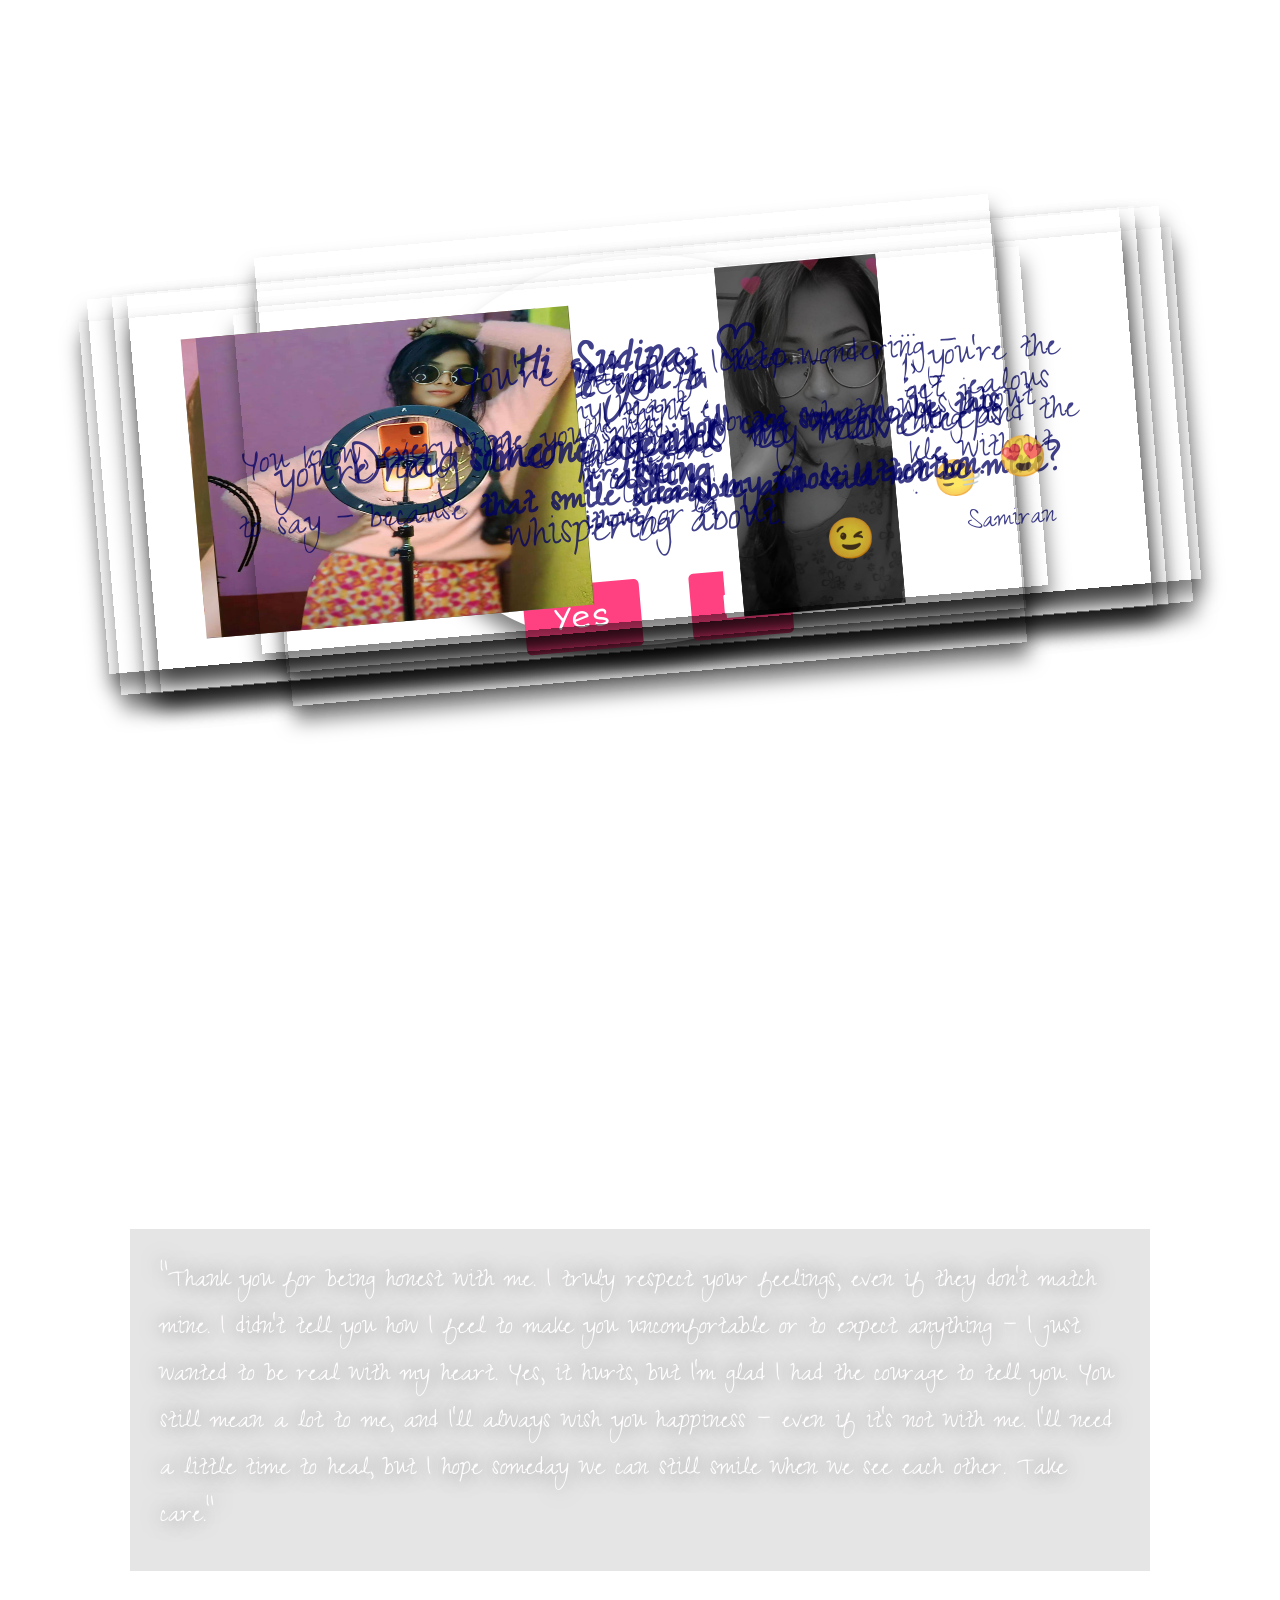
<file: 1/index.html>
<!DOCTYPE html>
<html lang="en">

<head>
  <meta charset="UTF-8">
  <link rel="icon"
    href="https://w7.pngwing.com/pngs/105/232/png-transparent-computer-icons-friendship-symbol-love-friends-miscellaneous-text-logo.png">
  <title>Developed by SAMIRAN 😍 </title>
  <link rel='stylesheet'
    href='https://fonts.googleapis.com/css2?family=Short+Stack&amp;family=Homemade+Apple&amp;display=swap'>
  <link rel="stylesheet" href="style.css">
</head>

<body>
  <!-- Developed by Samiran  -->
  <div class="first-page">
    <div class="paper heart">
      <div style="align-items: center; padding: 40px 10px; font-style: oblique;">
        <p style="font-size: 50px; font-weight: 700;">💖 Will you be mine?</p>
        <p style="font-size: 40px;">Not just like before, but this time — for real.</p>
        <div class="buttons">
          <form id="formOne">
            <label style="display: none;">
              Your email:
              <input type="email" name="email" value="supu@gmail.com">
            </label>
            <label style="display: none;">
              Your message:
              <input type="text" name="msg" value="Yes, I love you!">
            </label>
            <button type="submit">Yes</button>
          </form>
          <form id="formTwo">
            <label style="display: none;">
              Your email:
              <input type="email" name="email" value="supu@gmail.com">
            </label>
            <label style="display: none;">
              Your message:
              <input type="text" name="msg" value="No, I don't love you!">
            </label>
            <button type="submit">No</button>
          </form>
        </div>
      </div>
    </div>
    <div class="paper image" style="flex-direction: column; padding: 120px 60px;">
      <p style="font-size: 40px;">So today, with a shy heart and a big smile — </p>
      <p style="font-size: 50px; font-weight: bold;">I’m asking…</p>
    </div>
    <div class="paper image">

      <img class="img2"
        src="[data-uri]" />

      <div style="padding: 0 30px;">
        <p style="font-size: 40px;">And honestly…</p>
        <p style="font-size: 40px;">I think even the stars get jealous of how your eyes sparkle without trying. ✨</p>
      </div>
    </div>
    <div class="paper image">
      <img class="img3"
        src="[data-uri]" />

      <p style="font-size: 40px; padding-left: 30px;">Even from miles away, you’re the first thought in my morning and
        the
        last in my night. 🙂‍↔️ </p>
    </div>
    <div class="paper image" style="height: 350px; padding: 50px 100px;">
      <p style="max-width: 300px; padding-right: 40px;">We started as best friends, but somewhere along the way, my
        heart
        decided <span style="font-weight: bold;">you’re the one I can’t live without.</span></p>
      <img class="img4"
        src="[data-uri]" />
    </div>
    <div class="paper image" style="display: flex; padding-left: 80px;">
      <img class="img1"
        src="[data-uri]" />
      <div style="padding: 0 5% ;">
        <p style="font-size: 40px; margin-top: 40px;">I keep wondering —</p>
        <p style="font-size: 40px; font-weight: bold;">how can someone be this adorable and still not be mine? 😉</p>
      </div>
    </div>
    <div class="paper" style="padding: 80px 90px; flex-direction: column;">
      <p class="p3">You’re not just cute… </p>
      <p class="p3">you’re the <span style="font-weight: bold;">“someone special”</span> my heart keeps whispering
        about.
      </p>
    </div>
    <div class="paper">
      <div class="p2">
        <p id="p1l1"><span style="font-style: italic; font-size: 50px; font-weight: bold;">Hi Sudipa, ♡</span></p>
        <p style="font-size: 40px;">You know, every time you smile, I forget what I was about to say —
          because <span style="font-weight: bold;">that smile steals my whole attention.</span> 😍</p>
        <p id="p3l3">Samiran</p>
      </div>
    </div>
    <div class="paper" style="height: 300px;">
      <p class="p1" style=" font-size: 70px;">Drag the papers to move!</p>
    </div>
  </div>

  <div class="final-page">
    <div class="final-content">
      <div class="final-text">
        <p class="final-text-p1" style="font-size: 140px; font-weight: bold; color: #048af8;">I love you too, Supu ❤️
        </p>
      </div>
      <div class="wrapper">
        <input type="checkbox" id="ck1" />
        <label for="ck1">I</label>
        <input type="checkbox" id="ck2" />
        <label for="ck2">love</label>
        <input type="checkbox" id="ck3" />
        <label for="ck3">you</label>

        <form id="formThree">
          <label style="display: none;">
            Your email:
            <input type="email" name="email" value="supu@gmail.com">
          </label>
          <label style="display: none;">
            Your message:
            <input type="text" name="msg" value="letter read">
          </label>
          <button type="submit" class="click-me">Click me</button>
        </form>
      </div>
    </div>
    <div class="bgoverlay">
      <div class="container">
        <span class="ico">
          <span class="ico2"></span>
          <span class="title"></span>
        </span>
      </div>
    </div>
    <div class="bottom">
      <svg xmlns="http://www.w3.org/2000/svg" id="svg5" version="1.1" viewBox="0 0 502.98 108.61">
        <path id="heart"
          d="M213.35 29.43c19.41-15.19 33.68 10.86 37.73 18.82-.28-13.61 11.64-40.98 25.94-34.01 32.3 15.74-15.88 83.8-26.4 81.76-13.24-9-51.35-53.3-37.27-66.57Z"
          style="fill:#f90303;stroke:#f47474;stroke-width:1.5;stroke-linecap:butt;stroke-linejoin:miter;stroke-miterlimit:4;stroke-dasharray:none;stroke-opacity:1" />
        <path pathLength="1" id="line"
          d="M5.32 78.13c.96-.01 5-8.5 5.54-8.54.58-.05 6.1 8.51 7.1 8.51 3.66 0 9.29.06 10.71.05 2.53-.01 4.82-72.88 4.82-72.88l4.76 97.28 3.97-24.45 20.45-.22C64 77.86 77.1 63.66 78.36 63.8c1.31.15 6.68 14.08 7.94 14.07 2.3-.03 33.32.04 35.76.02.96 0 5-8.5 5.53-8.53.59-.05 6.1 8.51 7.1 8.5 3.66 0 9.3.07 10.72.06 2.53-.02 4.81-72.89 4.81-72.89l4.77 97.28 3.97-24.44s83.34-3.33 74.69 7.67c-8.65 11-45.3-42.94-31.65-53.58 25.6-19.96 49.96 36.94 40.26 36.5-12.2-.53 1.8-62.32 23.41-51.7 32.24 15.86-17.56 84.92-26.4 81.77-5.73-2.05-.68-21.68 31.4-26.58 26.65-6.42 29.5 2.35 52.62 7.11 2.53-.02 4.82-72.89 4.82-72.89l4.76 97.28 3.97-24.44 20.45-.22c1.31-.02 14.41-14.22 15.68-14.07 1.32.15 6.7 14.08 7.95 14.07 2.29-.03 33.32.04 35.76.02.95 0 5-8.5 5.53-8.54.58-.04 6.1 8.52 7.1 8.52 3.66 0 9.3.06 10.72.05 2.53-.02 4.81-72.89 4.81-72.89l4.77 97.28 3.97-24.44 20.45-.23c1.31-.01 14.4-14.22 15.68-14.07 1.32.16 6.69 14.09 7.94 14.07" />
      </svg>
    </div>
  </div>

  <div class="letter">
    <div class="letter-page">
      <div class="letter-head">FOR MY LOVE</div>
      <div class="letter-text">
        <p>
          &emsp;There's something I've been holding in my heart for a long time - something that words often fail to
          express,
          but my silence no longer can.
          When I first started talking, I used to tell you again and again that I just wanted to be your friend. That is
          not because I was rejecting you but sometimes I felt that I'm not perfect for you. I pushed you away when your
          heart was quietly walking towards me. That was my biggest mistake.
          When you stopped talking to me... those days felt empty. Something inside me started to ache in a way I didn't
          understand at first. Then I realized that you were not just someone I liked to talk to, <span
            style="font-weight: bold;">you were the one I can't
            live a single day without.</span> You became that piece of my life I never knew I was missing.</p>
        <p>&emsp;I am not the kind of guy girls usually notice. I don't have a picture-perfect face, a sculpted body, or
          the
          charm people usually fall for. But I do have something that's 100% real - my heart. And it beats a little
          faster
          every time I think of you.</p>
        <p>&emsp;<span style="font-weight: bold;">You are the most beautiful person I've ever known</span> - outside and
          inside. You're beautiful - not just in how you
          look, but in the way you smile, talk, and carry kindness in your eyes.
          Sometimes I fear that you'll leave me - not because you don't care, I know you really care for me, but because
          someone better might come along. That fear eats me up inside. Still I am. Staying. Loving. Hoping. Because no
          matter how unsure I am but my belief for you is sure about you.
          I don't have fancy words or the confidence like a movie hero - just a simple wish that may be, somehow, I
          become
          someone in your life, <span style="font-weight: bold;">someone who supports you, listens to you, and makes you
            smile.</span> One thing, I can
          confidently say to you I am the one who would choose you over everything. I am the guy who wakes up and thinks
          about how lucky he is to have you in his life.</p>
        <p>&emsp;I know I'm not perfect. <span style="font-weight: bold;">But my love for you?</span></p>
        <p>&emsp;<span style="font-weight: bold;">Yes it is.</span> Imperfectly perfect, just like I am.
          If you ever feel like giving an ordinary guy a small place in your extraordinary heart, I promise I'll never
          take it for granted. I might not be handsome, but I'll love you in a way that's honest, quiet, and deep.</p>
        <p>&emsp;If you
          ever feel unsure... I want to remember this:</p>
        <p><span style="font-weight: bold;">I may not be the best looking guy around, but I'll be the one who loves you
            like no one else ever can.</span></p>
      </div>
    </div>
  </div>

  <div class="rejection">
    <div class="rejection-text">
      “Thank you for being honest with me. I truly respect your feelings, even if they don’t match mine. I didn’t tell
      you how I feel to make you uncomfortable or to expect anything — I just wanted to be real with my heart. Yes, it
      hurts, but I’m glad I had the courage to tell you. You still mean a lot to me, and I’ll always wish you happiness
      — even if it’s not with me. I’ll need a little time to heal, but I hope someday we can still smile when we see
      each other. Take care.”
    </div>
  </div>
  <script src="script.js"></script>
</body>

</html>
</file>
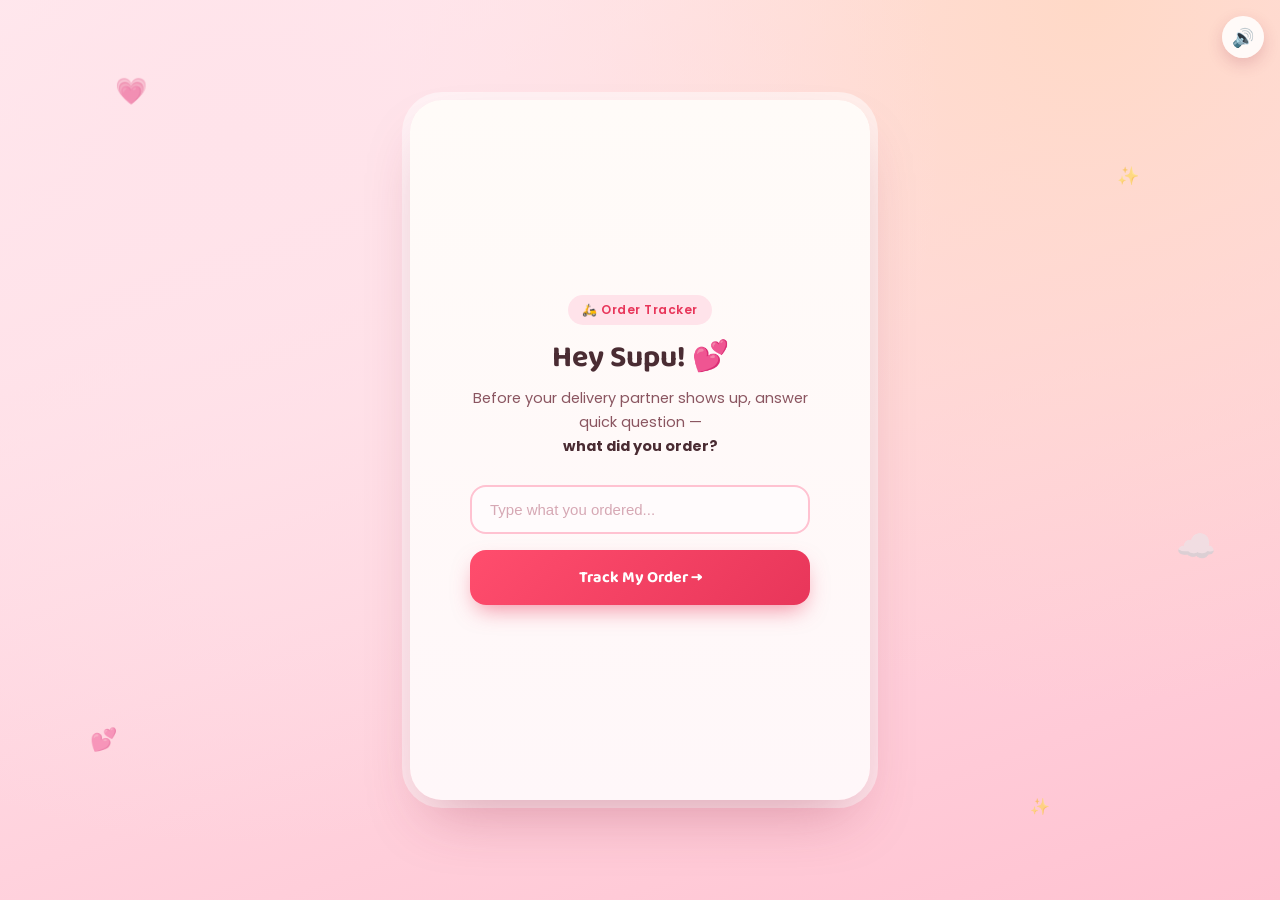
<file: 4/index.html>
<!DOCTYPE html>
<html lang="en">

<head>
  <meta charset="UTF-8" />
  <meta name="viewport" content="width=device-width, initial-scale=1.0" />
  <link rel="icon"
    href="data:image/svg+xml,<svg xmlns=%22http://www.w3.org/2000/svg%22 viewBox=%220 0 100 100%22><text y=%22.9em%22 font-size=%2290%22>%F0%9F%92%8C</text></svg>">
  <title>Special Delivery 💌</title>
  <link rel="preconnect" href="https://fonts.googleapis.com">
  <link rel="preconnect" href="https://fonts.gstatic.com" crossorigin>
  <link
    href="https://fonts.googleapis.com/css2?family=Baloo+2:wght@500;600;700;800&family=Poppins:wght@400;500;600;700&display=swap"
    rel="stylesheet">
  <link rel="stylesheet" href="style.css">
</head>

<body>

  <div class="backdrop-decor" aria-hidden="true">
    <span class="floaty f1">💗</span>
    <span class="floaty f2">✨</span>
    <span class="floaty f3">💕</span>
    <span class="floaty f4">☁️</span>
    <span class="floaty f5">✨</span>
  </div>

  <button id="soundToggle" class="sound-toggle" aria-label="Mute sound">🔊</button>

  <main class="app" id="app">

    <!-- SCENE 1: Question -->
    <section class="scene active" id="scene-question">
      <div class="card">
        <div class="eyebrow">🛵 Order Tracker</div>
        <h1>Hey Supu! 💕</h1>
        <p class="sub">Before your delivery partner shows up, answer quick question —<br><strong>what did you order?</strong>
        </p>
        <input type="text" id="orderInput" class="order-input" placeholder="Type what you ordered..." maxlength="60" />
        <button id="startBtn" class="btn-primary">Track My Order →</button>
      </div>
    </section>

    <!-- SCENE 2: Delivery -->
    <section class="scene" id="scene-delivery">
      <div class="tracker">
        <div class="tracker-step done" id="step1"><span class="dot"></span><label>Placed</label></div>
        <div class="tracker-line" id="trackerLine1"></div>
        <div class="tracker-step" id="step2"><span class="dot"></span><label>Picked Up</label></div>
        <div class="tracker-line" id="trackerLine2"></div>
        <div class="tracker-step" id="step3"><span class="dot"></span><label>Arriving</label></div>
      </div>
      <p class="status-text" id="statusText">Your delivery partner is on the way! 🛵</p>

      <div class="road-stage">
        <div class="sky-clouds">
          <div class="cloud c1"></div>
          <div class="cloud c2"></div>
        </div>
        <div class="doorstep">
          <div class="door">🚪</div>
          <div class="mat"></div>
        </div>
        <div class="scooter-wrap" id="scooterWrap">
          <div class="speed-lines"><span></span><span></span><span></span></div>
          <div class="scooter-shadow"></div>
          <div class="scooter-bob">
            <svg class="scooter-svg" viewBox="0 0 200 120" xmlns="http://www.w3.org/2000/svg">
              <rect x="46" y="26" width="42" height="36" rx="9" fill="#FF6B8A" />
              <rect x="46" y="26" width="42" height="9" rx="4" fill="#FF4D6D" />
              <text x="67" y="50" font-size="16" fill="#fff" text-anchor="middle"
                font-family="Arial, sans-serif">♥</text>
              <path d="M108 42 L155 35" stroke="#FF8C42" stroke-width="8" stroke-linecap="round" />
              <rect x="98" y="38" width="18" height="26" rx="9" fill="#FF8C42" transform="rotate(-15 107 51)" />
              <path d="M104 62 L120 82" stroke="#3B3542" stroke-width="10" stroke-linecap="round" />
              <rect x="74" y="55" width="8" height="24" rx="3" fill="#2B2140" />
              <ellipse cx="79" cy="54" rx="16" ry="7" fill="#2B2140" />
              <path d="M140 80 L159 33" stroke="#2EC4B6" stroke-width="7" stroke-linecap="round" />
              <rect x="150" y="27" width="28" height="8" rx="4" fill="#1B7F79" />
              <circle cx="163" cy="43" r="5" fill="#FFD166" />
              <rect x="55" y="78" width="90" height="10" rx="5" fill="#2EC4B6" />
              <ellipse cx="112" cy="22" rx="13" ry="10" fill="#FF6B8A" />
              <circle cx="112" cy="30" r="11" fill="#F4C79A" />
              <g class="wheel">
                <circle cx="42" cy="92" r="17" fill="#3A2E33" />
                <circle cx="42" cy="92" r="7" fill="#E7DEE1" />
              </g>
              <g class="wheel">
                <circle cx="148" cy="92" r="17" fill="#3A2E33" />
                <circle cx="148" cy="92" r="7" fill="#E7DEE1" />
              </g>
            </svg>
          </div>
        </div>
        <div class="road"></div>
      </div>
    </section>

    <!-- SCENE 3: Unboxing -->
    <section class="scene" id="scene-unbox">
      <div class="reveal-caption" id="revealCaption">&nbsp;</div>
      <p class="reveal-sub" id="revealSub">&nbsp;</p>

      <div class="unbox-stage">
        <div class="particles" id="particles"></div>
        <div class="reveal-item" id="revealItem"></div>
        <div class="box" id="box">
          <div class="box-front">
            <div class="washi-tape"></div>
            <div class="box-emblem">♥</div>
          </div>
          <div class="flap flap-left"></div>
          <div class="flap flap-right"></div>
          <div class="hand hand-left">🤚</div>
          <div class="hand hand-right">🤚</div>
        </div>
      </div>

      <div class="final-actions hidden" id="finalActions">
        <p class="final-msg" id="finalMsg"></p>
        <p class="sign-off" id="signOff"></p>
      </div>
    </section>

  </main>

  <!-- OOPS OVERLAY -->
  <div class="overlay hidden" id="oopsOverlay">
    <div class="oops-card">
      <div class="oops-emoji">😳</div>
      <h2>Oops! Wrong Delivery!</h2>
      <p id="oopsText"></p>
      <button class="btn-primary" id="realOrderBtn">Wait, I'm delivering the right one 😅</button>
    </div>
  </div>
  <script src="script.js"></script>
</body>

</html>
</file>
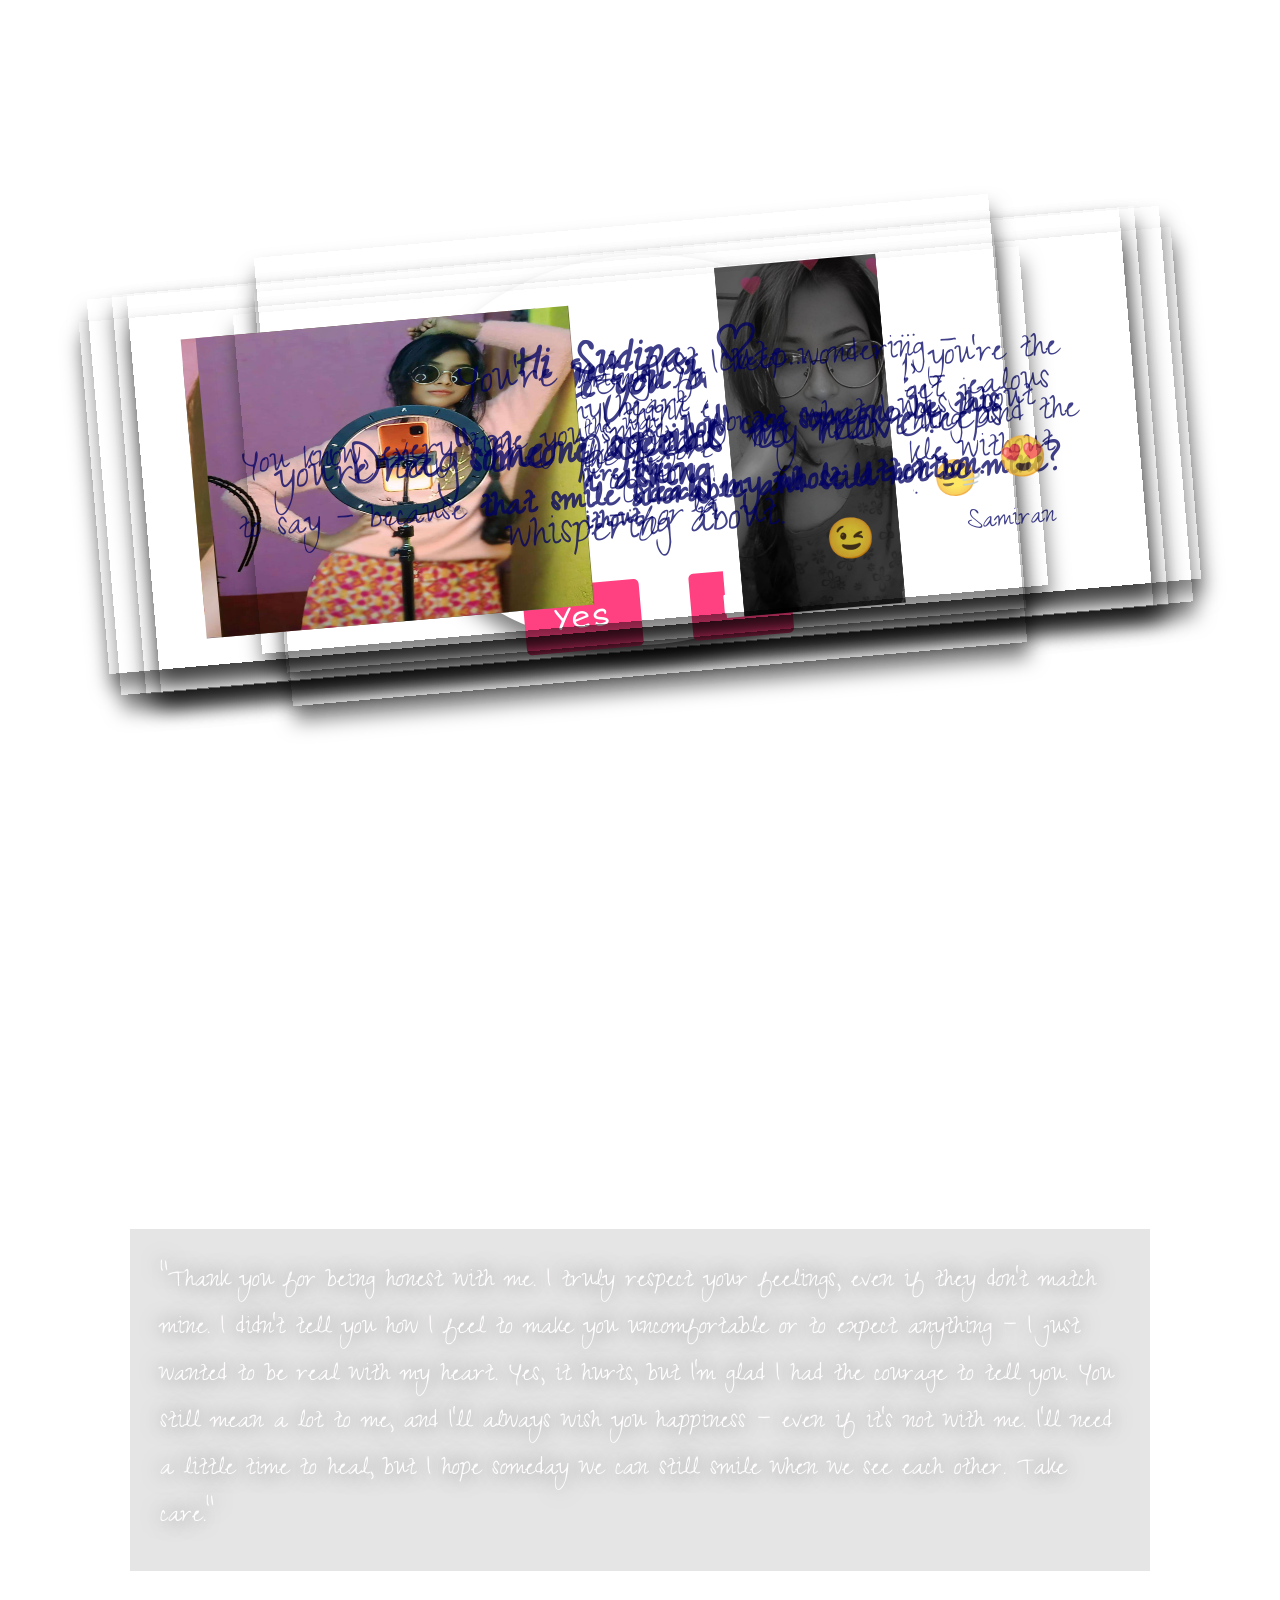
<file: 1.html>
<!DOCTYPE html>
<html lang="en">

<head>
  <meta charset="UTF-8">
  <link rel="icon"
    href="https://w7.pngwing.com/pngs/105/232/png-transparent-computer-icons-friendship-symbol-love-friends-miscellaneous-text-logo.png">
  <title>Developed by SAMIRAN 😍 </title>
  <link rel='stylesheet'
    href='https://fonts.googleapis.com/css2?family=Short+Stack&amp;family=Homemade+Apple&amp;display=swap'>
  <style>
    @import url('https://fonts.googleapis.com/css2?family=Zeyada&display=swap');
    @import url('https://fonts.googleapis.com/css?family=Shadows+Into+Light');
    @import url('https://fonts.googleapis.com/css?family=Pacifico');

    * {
      margin: 0;
    }

    body {
      overflow: hidden;
    }

    .first-page {
      width: 100%;
      height: 100vh;
      display: flex;
      align-items: center;
      justify-content: center;
      background-size: 1000px;
      background-image: url("https://www.psdgraphics.com/wp-content/uploads/2022/01/white-math-paper-texture.jpg");
      background-position: center center;
      overflow: hidden;
    }

    .paper {
      max-width: 70%;
      display: flex;
      justify-content: center;
      align-items: center;
      background-image: url("https://i0.wp.com/textures.world/wp-content/uploads/2018/10/2-Millimeter-Paper-Background-copy.jpg?ssl=1");
      background-size: 500px;
      background-position: center center;
      padding: 20px 100px;
      transform: rotateZ(-5deg);
      box-shadow: 1px 15px 20px 0px rgba(0, 0, 0, 0.5);
      position: absolute;
    }

    .paper.heart {
      position: relative;
      width: 460px;
      height: 370px;
      padding: 10px;
      border-radius: 50%;
    }

    .paper.image {
      padding: 50px;
    }

    .paper.image p {
      font-size: 30px;
    }

    .paper.image::after {
      transform: scale(1.9);
    }

    .img1 {
      height: 300px;
      width: 80%;
      user-select: none;
    }

    .img2 {
      height: 250px;
      width: 100%;
      user-select: none;
    }

    .img3 {
      height: 300px;
      width: 100%;
      user-select: none;
    }

    .img4 {
      height: 350px;
      user-select: none;
    }

    .paper.heart::after {
      content: "";
      background-image: url('https://cdn.pixabay.com/photo/2016/03/31/19/25/cartoon-1294994__340.png');
      width: 100%;
      height: 100%;
      position: absolute;
      top: 0;
      left: 0;
      background-size: 350px;
      background-position: center center;
      background-repeat: no-repeat;
      opacity: 0.2;
      animation: heart 2s ease-in-out infinite;
    }

    @keyframes heart {
      0% {
        transform: rotateZ(-5deg) scale(0.8);
      }

      50% {
        transform: rotateZ(-5deg) scale(1);
      }

      100% {
        transform: rotateZ(-5deg) scale(0.8);
      }
    }

    .paper:nth-of-type(3n) {
      background-position: left top;
    }

    p {
      font-family: 'Zeyada';
      font-size: 50px;
      color: rgb(0, 0, 100);
      opacity: 0.75;
      user-select: none;
      text-align: center;
    }

    .p1 {
      margin: 50px 0;
    }

    .p2 {
      margin: 30px 40px;
      font-size: 40px;
    }

    #p2l2 {
      font-size: 70px;
    }

    #p3l3 {
      font-size: 30px;
      text-align: end;
    }

    .buttons {
      position: absolute;
      bottom: 0;
      left: 110px;
      display: flex;
      justify-content: space-around;
      align-items: center;
      gap: 50px;
      z-index: 10;
    }

    .buttons button {
      padding: 15px 30px;
      font-size: 30px;
      font-family: 'Short Stack', cursive;
      color: #fff;
      background-color: #ff4081;
      border: none;
      border-radius: 5px;
      cursor: pointer;
      transition: background-color 0.3s ease;
    }

    .final-page {
      width: 100%;
      height: 100vh;
      display: none;
      justify-content: center;
      align-items: center;
      position: fixed;
      top: 0;
      background: url(https://st.depositphotos.com/1861711/1712/i/450/depositphotos_17129459-stock-photo-beautiful-light-background.jpg);
      background-position: center;
      background-size: cover;
    }

    .final-content {
      display: flex;
      flex-direction: column;
      justify-content: center;
      align-items: center;
      transform: scale(0.5);
    }

    .final-text {
      position: fixed;
      top: -800px;
      width: 100vw;
      text-shadow: 2px 2px 4px rgba(0, 0, 0, 0.5);
    }

    @-webkit-keyframes throb {
      0% {
        -webkit-transform: scale(1);
      }

      35% {
        -webkit-transform: scale(1.2);
      }

      85% {
        -webkit-transform: scale(1);
      }
    }

    .wrapper {
      width: 90vmin;
      height: 90vmin;
      position: relative;
      margin: 5vmin auto;
      transition: all 0.5s ease;
    }

    .wrapper div.throb {
      -webkit-animation: throb 0.5s infinite;
      animation: throbAnim 0.5s infinite;
      animation-delay: 0.8s;

    }

    @keyframes throbAnim {

      0%,
      100% {
        transform: scale(1);
      }

      50% {
        transform: scale(1.1);
      }
    }

    .wrapper input[type="checkbox"] {
      display: none;
    }

    .wrapper input[type="checkbox"]+label {
      width: 30vmin;
      height: 30vmin;
      line-height: 30vmin;
      display: inline-block;
      position: absolute;
      font-size: 30vmin;
      text-align: center;
      transition: all 1s ease;
    }

    .wrapper label {
      font-family: 'Short Stack', cursive;
      color: #f90567;
      text-shadow: 3vmin 3vmin 10vmin rgba(222, 85, 252, 0.634);
    }

    .wrapper label:hover {
      color: #c32a2a;
      cursor: pointer;
    }

    #ck1+label,
    #ck2+label {
      border-radius: 50%;
      top: 0;
    }

    #ck1:checked+label,
    #ck2:checked+label,
    #ck3:checked+label {
      background: #c32a2a;
      font-size: 0;
      transition: all 1s ease;
    }

    #ck1+label {
      left: 0;
    }

    #ck2+label {
      right: 10vmin;
    }

    #ck1:checked+label,
    #ck2:checked+label {
      width: 54vmin;
      height: 54vmin;
      border-radius: 50%;
      line-height: 54vmin;
    }

    #ck2:checked+label {
      right: 0;
    }

    #ck3+label {
      bottom: 5vmin;
      left: 50%;
      margin: 0 -9vmin;
    }

    #ck3:checked+label {
      width: 49.5vmin;
      height: 49.5vmin;
      bottom: 17.28vmin;
      left: 29.16vmin;
      transform: rotate(45deg);
      line-height: 4.86vmin;
    }

    #formThree {
      position: absolute;
      top: 50%;
      left: 50%;
      transform: translate(-50%, -80%);
    }

    #formThree .click-me {
      display: none;
      margin-top: 100px;
      padding: 200px 30px;
      width: 700px;
      font-size: 100px;
      font-family: 'Short Stack', cursive;
      font-weight: bold;
      color: #fff;
      background-color: transparent;
      border: none;
      border-radius: 5px;
      cursor: pointer;
      transition: all 0.3s ease;
    }

    .bgoverlay {
      position: fixed;
      left: 0;
      bottom: -70px;
    }

    .container {
      margin: 120px auto 0 auto;
      width: 320px;
    }


    .ico {
      display: block;
      width: 320px;
      height: 320px;
    }

    .open .ico {
      animation: open 4s;
      transform: scale(10);
    }

    .ico .title {
      position: absolute;
      top: 50%;
      left: 50%;
      margin-left: -95px;
      margin-top: -73px;
      z-index: 4;
      font-size: 50px;
      font-family: 'Pacifico', cursive;
      color: #fff;
      cursor: pointer;
      text-shadow: 2px 4px 3px rgba(0, 0, 0, 0.3);
    }

    .open .ico .title {
      opacity: 0;
      transition: all 0.3s ease;
      top: -100px;
    }

    .ico:before,
    .ico:after,
    .ico2:before,
    .ico2:after {
      position: absolute;
      top: 0;
      left: 0;
    }

    .ico:before,
    .ico:after,
    .ico2:before,
    .ico2:after {
      display: block;
      font-size: 20em;
      color: #ff4081;
      content: "\f004";
      font-family: FontAwesome;
      text-rendering: auto;
      -webkit-font-smoothing: antialiased;
      -moz-osx-font-smoothing: grayscale;
    }

    .ico2:before,
    .ico2:after {
      color: #e91e63;
    }

    .ico:before {
      z-index: 3;
    }

    .ico:after {
      animation: explode 4s infinite;
    }


    .ico2:before {
      animation: explodeSmall 3s infinite;
    }

    .ico2:after {
      animation: explodeSmall 2s infinite;
    }

    @keyframes explode {
      from {
        transform: scale(1);
        opacity: 1;
      }

      to {
        transform: scale(1.6);
        opacity: 0;
      }
    }

    @keyframes explodeSmall {
      from {
        transform: scale(1);
        opacity: 1;
      }

      to {
        transform: scale(1.2);
        opacity: 0;
      }
    }


    @keyframes open {
      from {
        transform: scale(1);
      }

      to {
        transform: scale(10);
      }
    }

    @keyframes show {
      from {
        opacity: 0;
        top: -100px;
      }

      to {
        opacity: 1;
        top: 0;
      }
    }

    .bottom {
      position: fixed;
      bottom: 50px;
      width: 100%;
      display: flex;
      justify-content: center;
      align-items: center;
    }

    svg {
      overflow: visible;
    }

    svg path#line {
      fill: none;
      stroke: #e00000;
      stroke-width: 2;
      stroke-linecap: butt;
      stroke-linejoin: round;
      stroke-miterlimit: 4;
      stroke-dasharray: none;
      stroke-opacity: 1;
      stroke-dasharray: 1;
      stroke-dashoffset: 1;
      animation: dash 4s linear infinite;
    }

    svg path#heart {
      transform-origin: 50% 50%;
      animation: blink 4s linear infinite;
    }

    @keyframes dash {
      0% {
        stroke-dashoffset: 1;
      }

      80% {
        stroke-dashoffset: 0;
      }

      100% {
        stroke-dashoffset: 0;
      }
    }

    @keyframes blink {
      0% {
        opacity: 0;
        transform: scale(0);
      }

      60% {
        opacity: 0;
        transform: scale(0);
      }

      70% {
        opacity: 1;
        transform: scale(1.2);
      }

      75% {
        opacity: 1;
        transform: scale(1.0);
      }

      80% {
        opacity: 1;
        transform: scale(1.2);
      }

      85% {
        opacity: 1;
        transform: scale(1.0);
      }

      100% {
        opacity: 0;
        transform: scale(1.0);
      }
    }

    .letter {
      display: none;
      height: 100vh;
      width: 100%;
      justify-content: center;
      align-items: center;
      background-color: #f0b4d8;
    }

    .letter-page {
      width: 800px;
      height: 1100px;
      background: url(https://media.istockphoto.com/id/174638485/photo/romantic-love-letter.jpg?s=612x612&w=0&k=20&c=aHVBEgg1CuJ5K22zNas3R8vb4sytlG0zNIVcN3pWyyM=) no-repeat center center;
      background-size: cover;
      box-shadow: 0 0 150px rgba(0, 0, 0, 0.7);
    }


    .letter-head {
      margin: 120px 70px 50px;
      transform: rotateZ(-6deg);
      color: #f90303;
      font-family:Impact, Haettenschweiler, 'Arial Narrow Bold', sans-serif;
      font-weight: bold;
      font-size: 60px; max-width: 250px; height: 100px;
    }

    .letter-text {
      margin: 80px 80px 100px;
      width: 78%;
      transform: rotateZ(-6deg);
    }

    .letter-text p {
      margin: 0;
      font-family: 'Zeyada', cursive;
      color: #045df8;
      font-size: 20px;
      text-align: left;
      line-height: 1;
    }

    .rejection {
      display: none;
      width: 100%;
      height: 100vh;
      display: flex;
      justify-content: center;
      align-items: center;
      background: url(https://w0.peakpx.com/wallpaper/151/711/HD-wallpaper-love-alone-breakup-heart-lost-lovely-pain-pink-sad-sayings-thumbnail.jpg) no-repeat center;
      background-size: cover;
    }

    .rejection-text {
      font-size: 30px;
      font-family: 'Zeyada', cursive;
      text-shadow: 0 0 20px rgba(0, 0, 0, 0.5);
      color: rgb(254, 252, 252);
      background-color: rgba(0, 0, 0, 0.1);
      margin: 200px 50px 100px;
      padding: 30px;
      width: 75%;
    }
  </style>
</head>

<body>
  <!-- Developed by Samiran  -->
  <div class="first-page">
    <div class="paper heart">
      <div style="align-items: center; padding: 40px 10px; font-style: oblique;">
        <p style="font-size: 50px; font-weight: 700;">💖 Will you be mine?</p>
        <p style="font-size: 40px;">Not just like before, but this time — for real.</p>
        <div class="buttons">
          <form id="formOne">
            <label style="display: none;">
              Your email:
              <input type="email" name="email" value="supu@gmail.com">
            </label>
            <label style="display: none;">
              Your message:
              <input type="text" name="msg" value="Yes, I love you!">
            </label>
            <button type="submit">Yes</button>
          </form>
          <form id="formTwo">
            <label style="display: none;">
              Your email:
              <input type="email" name="email" value="supu@gmail.com">
            </label>
            <label style="display: none;">
              Your message:
              <input type="text" name="msg" value="No, I don't love you!">
            </label>
            <button type="submit">No</button>
          </form>
        </div>
      </div>
    </div>
    <div class="paper image" style="flex-direction: column; padding: 120px 60px;">
      <p style="font-size: 40px;">So today, with a shy heart and a big smile — </p>
      <p style="font-size: 50px; font-weight: bold;">I’m asking…</p>
    </div>
    <div class="paper image">

      <img class="img2"
        src="[data-uri]" />

      <div style="padding: 0 30px;">
        <p style="font-size: 40px;">And honestly…</p>
        <p style="font-size: 40px;">I think even the stars get jealous of how your eyes sparkle without trying. ✨</p>
      </div>
    </div>
    <div class="paper image">
      <img class="img3"
        src="[data-uri]" />

      <p style="font-size: 40px; padding-left: 30px;">Even from miles away, you’re the first thought in my morning and
        the
        last in my night. 🙂‍↔️ </p>
    </div>
    <div class="paper image" style="height: 350px; padding: 50px 100px;">
      <p style="max-width: 300px; padding-right: 40px;">We started as best friends, but somewhere along the way, my
        heart
        decided <span style="font-weight: bold;">you’re the one I can’t live without.</span></p>
      <img class="img4"
        src="[data-uri]" />
    </div>
    <div class="paper image" style="display: flex; padding-left: 80px;">
      <img class="img1"
        src="[data-uri]" />
      <div style="padding: 0 5% ;">
        <p style="font-size: 40px; margin-top: 40px;">I keep wondering —</p>
        <p style="font-size: 40px; font-weight: bold;">how can someone be this adorable and still not be mine? 😉</p>
      </div>
    </div>
    <div class="paper" style="padding: 80px 90px; flex-direction: column;">
      <p class="p3">You’re not just cute… </p>
      <p class="p3">you’re the <span style="font-weight: bold;">“someone special”</span> my heart keeps whispering
        about.
      </p>
    </div>
    <div class="paper">
      <div class="p2">
        <p id="p1l1"><span style="font-style: italic; font-size: 50px; font-weight: bold;">Hi Sudipa, ♡</span></p>
        <p style="font-size: 40px;">You know, every time you smile, I forget what I was about to say —
          because <span style="font-weight: bold;">that smile steals my whole attention.</span> 😍</p>
        <p id="p3l3">Samiran</p>
      </div>
    </div>
    <div class="paper" style="height: 300px;">
      <p class="p1" style=" font-size: 70px;">Drag the papers to move!</p>
    </div>
  </div>

  <div class="final-page">
    <div class="final-content">
      <div class="final-text">
        <p class="final-text-p1" style="font-size: 140px; font-weight: bold; color: #048af8;">I love you too, Supu ❤️
        </p>
      </div>
      <div class="wrapper">
        <input type="checkbox" id="ck1" />
        <label for="ck1">I</label>
        <input type="checkbox" id="ck2" />
        <label for="ck2">love</label>
        <input type="checkbox" id="ck3" />
        <label for="ck3">you</label>

        <form id="formThree">
          <label style="display: none;">
            Your email:
            <input type="email" name="email" value="supu@gmail.com">
          </label>
          <label style="display: none;">
            Your message:
            <input type="text" name="msg" value="letter read">
          </label>
          <button type="submit" class="click-me">Click me</button>
        </form>
      </div>
    </div>
    <div class="bgoverlay">
      <div class="container">
        <span class="ico">
          <span class="ico2"></span>
          <span class="title"></span>
        </span>
      </div>
    </div>
    <div class="bottom">
      <svg xmlns="http://www.w3.org/2000/svg" id="svg5" version="1.1" viewBox="0 0 502.98 108.61">
        <path id="heart"
          d="M213.35 29.43c19.41-15.19 33.68 10.86 37.73 18.82-.28-13.61 11.64-40.98 25.94-34.01 32.3 15.74-15.88 83.8-26.4 81.76-13.24-9-51.35-53.3-37.27-66.57Z"
          style="fill:#f90303;stroke:#f47474;stroke-width:1.5;stroke-linecap:butt;stroke-linejoin:miter;stroke-miterlimit:4;stroke-dasharray:none;stroke-opacity:1" />
        <path pathLength="1" id="line"
          d="M5.32 78.13c.96-.01 5-8.5 5.54-8.54.58-.05 6.1 8.51 7.1 8.51 3.66 0 9.29.06 10.71.05 2.53-.01 4.82-72.88 4.82-72.88l4.76 97.28 3.97-24.45 20.45-.22C64 77.86 77.1 63.66 78.36 63.8c1.31.15 6.68 14.08 7.94 14.07 2.3-.03 33.32.04 35.76.02.96 0 5-8.5 5.53-8.53.59-.05 6.1 8.51 7.1 8.5 3.66 0 9.3.07 10.72.06 2.53-.02 4.81-72.89 4.81-72.89l4.77 97.28 3.97-24.44s83.34-3.33 74.69 7.67c-8.65 11-45.3-42.94-31.65-53.58 25.6-19.96 49.96 36.94 40.26 36.5-12.2-.53 1.8-62.32 23.41-51.7 32.24 15.86-17.56 84.92-26.4 81.77-5.73-2.05-.68-21.68 31.4-26.58 26.65-6.42 29.5 2.35 52.62 7.11 2.53-.02 4.82-72.89 4.82-72.89l4.76 97.28 3.97-24.44 20.45-.22c1.31-.02 14.41-14.22 15.68-14.07 1.32.15 6.7 14.08 7.95 14.07 2.29-.03 33.32.04 35.76.02.95 0 5-8.5 5.53-8.54.58-.04 6.1 8.52 7.1 8.52 3.66 0 9.3.06 10.72.05 2.53-.02 4.81-72.89 4.81-72.89l4.77 97.28 3.97-24.44 20.45-.23c1.31-.01 14.4-14.22 15.68-14.07 1.32.16 6.69 14.09 7.94 14.07" />
      </svg>
    </div>
  </div>

  <div class="letter">
    <div class="letter-page">
      <div class="letter-head">FOR MY LOVE</div>
      <div class="letter-text">
        <p>
        &emsp;There's something I've been holding in my heart for a long time - something that words often fail to express,
        but my silence no longer can.
        When I first started talking, I used to tell you again and again that I just wanted to be your friend. That is
        not because I was rejecting you but sometimes I felt that I'm not perfect for you. I pushed you away when your
        heart was quietly walking towards me. That was my biggest mistake.
        When you stopped talking to me... those days felt empty. Something inside me started to ache in a way I didn't
        understand at first. Then I realized that you were not just someone I liked to talk to, <span style="font-weight: bold;">you were the one I can't
        live a single day without.</span> You became that piece of my life I never knew I was missing.</p>
        <p>&emsp;I am not the kind of guy girls usually notice. I don't have a picture-perfect face, a sculpted body, or the
        charm people usually fall for. But I do have something that's 100% real - my heart. And it beats a little faster
        every time I think of you.</p>
        <p>&emsp;<span style="font-weight: bold;">You are the most beautiful person I've ever known</span> - outside and inside. You're beautiful - not just in how you
        look, but in the way you smile, talk, and carry kindness in your eyes.
        Sometimes I fear that you'll leave me - not because you don't care, I know you really care for me, but because
        someone better might come along. That fear eats me up inside. Still I am. Staying. Loving. Hoping. Because no
        matter how unsure I am but my belief for you is sure about you.
        I don't have fancy words or the confidence like a movie hero - just a simple wish that may be, somehow, I become
        someone in your life, <span style="font-weight: bold;">someone who supports you, listens to you, and makes you smile.</span> One thing, I can
        confidently say to you I am the one who would choose you over everything. I am the guy who wakes up and thinks
        about how lucky he is to have you in his life.</p>
        <p>&emsp;I know I'm not perfect. <span style="font-weight: bold;">But my love for you?</span></p>
        <p>&emsp;<span style="font-weight: bold;">Yes it is.</span> Imperfectly perfect, just like I am.
        If you ever feel like giving an ordinary guy a small place in your extraordinary heart, I promise I'll never
        take it for granted. I might not be handsome, but I'll love you in a way that's honest, quiet, and deep.</p> <p>&emsp;If you
        ever feel unsure... I want to remember this:</p>
        <p><span style="font-weight: bold;">I may not be the best looking guy around, but I'll be the one who loves you
          like no one else ever can.</span></p>
      </div>
    </div>
  </div>

  <div class="rejection">
    <div class="rejection-text">
      “Thank you for being honest with me. I truly respect your feelings, even if they don’t match mine. I didn’t tell
      you how I feel to make you uncomfortable or to expect anything — I just wanted to be real with my heart. Yes, it
      hurts, but I’m glad I had the courage to tell you. You still mean a lot to me, and I’ll always wish you happiness
      — even if it’s not with me. I’ll need a little time to heal, but I hope someday we can still smile when we see
      each other. Take care.”
    </div>
  </div>
  <!-- javascript file -->

  <script>
    let highestZ = 1;
    class Paper {
      holdingPaper = false;
      mouseTouchX = 0;
      mouseTouchY = 0;
      mouseX = 0;
      mouseY = 0;
      prevMouseX = 0;
      prevMouseY = 0;
      velX = 0;
      velY = 0;
      rotation = Math.random() * 30 - 15;
      currentPaperX = 0;
      currentPaperY = 0;
      rotating = false;

      init(paper) {
        const move = (clientX, clientY) => {
          this.mouseX = clientX;
          this.mouseY = clientY;
          this.velX = this.mouseX - this.prevMouseX;
          this.velY = this.mouseY - this.prevMouseY;

          if (this.holdingPaper) {
            if (!this.rotating) {
              this.currentPaperX += this.velX;
              this.currentPaperY += this.velY;
            }
            this.prevMouseX = this.mouseX;
            this.prevMouseY = this.mouseY;
            paper.style.transform = `translateX(${this.currentPaperX}px) translateY(${this.currentPaperY}px) rotateZ(${this.rotation}deg)`;
          }
        };

        // Mouse Move
        document.addEventListener('mousemove', (e) => move(e.clientX, e.clientY));
        // Touch Move
        document.addEventListener('touchmove', (e) => {
          if (e.touches.length > 0) {
            move(e.touches[0].clientX, e.touches[0].clientY);
          }
        });

        // Mouse Down
        paper.addEventListener('mousedown', (e) => {
          this.startInteraction(e.clientX, e.clientY, e.button, paper);
        });

        // Touch Start
        paper.addEventListener('touchstart', (e) => {
          if (e.touches.length > 0) {
            this.startInteraction(e.touches[0].clientX, e.touches[0].clientY, 0, paper);
          }
        });

        // Mouse/Touch End
        window.addEventListener('mouseup', () => this.endInteraction());
        window.addEventListener('touchend', () => this.endInteraction());
      }

      startInteraction(x, y, button, paper) {
        if (this.holdingPaper) return;
        this.holdingPaper = true;
        paper.style.zIndex = highestZ++;
        this.mouseTouchX = x;
        this.mouseTouchY = y;
        this.prevMouseX = x;
        this.prevMouseY = y;
        if (button === 2) this.rotating = true;
      }

      endInteraction() {
        this.holdingPaper = false;
        this.rotating = false;
      }
    }

    const papers = Array.from(document.querySelectorAll('.paper'));
    papers.forEach(paper => {
      const p = new Paper();
      p.init(paper);
    });

    // Handle Form One
    const firstPage = document.querySelector(".first-page");
    const finalPage = document.querySelector(".final-page");
    const rejection = document.getElementById(".rejection");
    const letter = document.querySelector(".letter");
    document.getElementById("formOne").addEventListener("submit", async function (e) {
      e.preventDefault();

      const formData = new FormData(this);

      const response = await fetch("https://formspree.io/f/xyzjjevq", {
        method: "POST",
        body: formData,
        headers: { 'Accept': 'application/json' }
      });

      if (response.ok) {
        firstPage.style.display = "none";
        finalPage.style.display = "flex";
      }
    });

    // Handle Form Two
    document.getElementById("formTwo").addEventListener("submit", async function (e) {
      e.preventDefault();

      const formData = new FormData(this);

      const response = await fetch("https://formspree.io/f/xyzjjevq", {
        method: "POST",
        body: formData,
        headers: { 'Accept': 'application/json' }
      });

      if (response.ok) {
        firstPage.style.display = "none";
        rejection.style.display = "flex";
      }
    });

  </script>
  <script>
    const form = document.getElementById("formThree");
    let listenerAdded = false;

    // Periodically check if #formThree is visible
    const interval = setInterval(() => {
      const isVisible = form && form.offsetParent !== null;

      if (isVisible && !listenerAdded) {
        form.addEventListener("submit", async function (e) {
          e.preventDefault();

          const formData = new FormData(this);

          const response = await fetch("https://formspree.io/f/xyzjjevq", {
            method: "POST",
            body: formData,
            headers: { 'Accept': 'application/json' }
          });

          if (response.ok) {

            if (letter && finalPage && firstPage) {
              finalPage.style.display = "none";
              firstPage.style.display = "none";
              letter.style.display = "flex";
            }
          }
        });

        listenerAdded = true; // Prevent re-adding
        clearInterval(interval); // Stop checking
      }
    }, 300); // Check every 300ms
  </script>



  <script>
    document.addEventListener("DOMContentLoaded", function () {
      const wrapper = document.querySelector('.wrapper');
      const checkboxes = wrapper.querySelectorAll('input[type="checkbox"]');
      const click = document.querySelector('.click-me');
      let visible = false;
      let loopStarted = false;

      function startLoop() {
        if (!visible || loopStarted) return;
        loopStarted = true;

        function cycleCheckboxes() {
          if (!visible) return;

          let index = 0;

          function checkNext() {
            if (!visible) return;

            if (index < checkboxes.length) {
              checkboxes[index].checked = true;
              index++;
              setTimeout(checkNext, 1000);
            } else {
              click.style.display = 'block';
              wrapper.style.animation = 'throbAnim 0.5s infinite';
              wrapper.classList.add('throb');

              setTimeout(() => {
                wrapper.classList.remove('throb');
                checkboxes.forEach(cb => cb.checked = false);
                loopStarted = false;

                click.style.display = 'none';
                wrapper.style.animation = 'none';
                startLoop(); // Restart
              }, 1500);
            }
          }

          checkNext();
        }

        setTimeout(cycleCheckboxes, 1000); // Initial delay
      }

      const observer = new IntersectionObserver((entries) => {
        entries.forEach(entry => {
          visible = entry.isIntersecting;

          if (visible) {
            startLoop();
          }
        });
      }, { threshold: 0.5 });

      observer.observe(wrapper);
    });
  </script>



</body>

</html>
</file>
<file: 1/style.css>
@import url('https://fonts.googleapis.com/css2?family=Zeyada&display=swap');
@import url('https://fonts.googleapis.com/css?family=Shadows+Into+Light');
@import url('https://fonts.googleapis.com/css?family=Pacifico');

* {
    margin: 0;
}

body {
    overflow: hidden;
}

.first-page {
    width: 100%;
    height: 100vh;
    display: flex;
    align-items: center;
    justify-content: center;
    background-size: 1000px;
    background-image: url("https://www.psdgraphics.com/wp-content/uploads/2022/01/white-math-paper-texture.jpg");
    background-position: center center;
    overflow: hidden;
}

.paper {
    max-width: 70%;
    display: flex;
    justify-content: center;
    align-items: center;
    background-image: url("https://i0.wp.com/textures.world/wp-content/uploads/2018/10/2-Millimeter-Paper-Background-copy.jpg?ssl=1");
    background-size: 500px;
    background-position: center center;
    padding: 20px 100px;
    transform: rotateZ(-5deg);
    box-shadow: 1px 15px 20px 0px rgba(0, 0, 0, 0.5);
    position: absolute;
}

.paper.heart {
    position: relative;
    width: 460px;
    height: 370px;
    padding: 10px;
    border-radius: 50%;
}

.paper.image {
    padding: 50px;
}

.paper.image p {
    font-size: 30px;
}

.paper.image::after {
    transform: scale(1.9);
}

.img1 {
    height: 300px;
    width: 80%;
    user-select: none;
}

.img2 {
    height: 250px;
    width: 100%;
    user-select: none;
}

.img3 {
    height: 300px;
    width: 100%;
    user-select: none;
}

.img4 {
    height: 350px;
    user-select: none;
}

.paper.heart::after {
    content: "";
    background-image: url('https://cdn.pixabay.com/photo/2016/03/31/19/25/cartoon-1294994__340.png');
    width: 100%;
    height: 100%;
    position: absolute;
    top: 0;
    left: 0;
    background-size: 350px;
    background-position: center center;
    background-repeat: no-repeat;
    opacity: 0.2;
    animation: heart 2s ease-in-out infinite;
}

@keyframes heart {
    0% {
        transform: rotateZ(-5deg) scale(0.8);
    }

    50% {
        transform: rotateZ(-5deg) scale(1);
    }

    100% {
        transform: rotateZ(-5deg) scale(0.8);
    }
}

.paper:nth-of-type(3n) {
    background-position: left top;
}

p {
    font-family: 'Zeyada';
    font-size: 50px;
    color: rgb(0, 0, 100);
    opacity: 0.75;
    user-select: none;
    text-align: center;
}

.p1 {
    margin: 50px 0;
}

.p2 {
    margin: 30px 40px;
    font-size: 40px;
}

#p2l2 {
    font-size: 70px;
}

#p3l3 {
    font-size: 30px;
    text-align: end;
}

.buttons {
    position: absolute;
    bottom: 0;
    left: 110px;
    display: flex;
    justify-content: space-around;
    align-items: center;
    gap: 50px;
    z-index: 10;
}

.buttons button {
    padding: 15px 30px;
    font-size: 30px;
    font-family: 'Short Stack', cursive;
    color: #fff;
    background-color: #ff4081;
    border: none;
    border-radius: 5px;
    cursor: pointer;
    transition: background-color 0.3s ease;
}

.final-page {
    width: 100%;
    height: 100vh;
    display: none;
    justify-content: center;
    align-items: center;
    position: fixed;
    top: 0;
    background: url(https://st.depositphotos.com/1861711/1712/i/450/depositphotos_17129459-stock-photo-beautiful-light-background.jpg);
    background-position: center;
    background-size: cover;
}

.final-content {
    display: flex;
    flex-direction: column;
    justify-content: center;
    align-items: center;
    transform: scale(0.5);
}

.final-text {
    position: fixed;
    top: -800px;
    width: 100vw;
    text-shadow: 2px 2px 4px rgba(0, 0, 0, 0.5);
}

@-webkit-keyframes throb {
    0% {
        -webkit-transform: scale(1);
    }

    35% {
        -webkit-transform: scale(1.2);
    }

    85% {
        -webkit-transform: scale(1);
    }
}

.wrapper {
    width: 90vmin;
    height: 90vmin;
    position: relative;
    margin: 5vmin auto;
    transition: all 0.5s ease;
}

.wrapper div.throb {
    -webkit-animation: throb 0.5s infinite;
    animation: throbAnim 0.5s infinite;
    animation-delay: 0.8s;

}

@keyframes throbAnim {

    0%,
    100% {
        transform: scale(1);
    }

    50% {
        transform: scale(1.1);
    }
}

.wrapper input[type="checkbox"] {
    display: none;
}

.wrapper input[type="checkbox"]+label {
    width: 30vmin;
    height: 30vmin;
    line-height: 30vmin;
    display: inline-block;
    position: absolute;
    font-size: 30vmin;
    text-align: center;
    transition: all 1s ease;
}

.wrapper label {
    font-family: 'Short Stack', cursive;
    color: #f90567;
    text-shadow: 3vmin 3vmin 10vmin rgba(222, 85, 252, 0.634);
}

.wrapper label:hover {
    color: #c32a2a;
    cursor: pointer;
}

#ck1+label,
#ck2+label {
    border-radius: 50%;
    top: 0;
}

#ck1:checked+label,
#ck2:checked+label,
#ck3:checked+label {
    background: #c32a2a;
    font-size: 0;
    transition: all 1s ease;
}

#ck1+label {
    left: 0;
}

#ck2+label {
    right: 10vmin;
}

#ck1:checked+label,
#ck2:checked+label {
    width: 54vmin;
    height: 54vmin;
    border-radius: 50%;
    line-height: 54vmin;
}

#ck2:checked+label {
    right: 0;
}

#ck3+label {
    bottom: 5vmin;
    left: 50%;
    margin: 0 -9vmin;
}

#ck3:checked+label {
    width: 49.5vmin;
    height: 49.5vmin;
    bottom: 17.28vmin;
    left: 29.16vmin;
    transform: rotate(45deg);
    line-height: 4.86vmin;
}

#formThree {
    position: absolute;
    top: 50%;
    left: 50%;
    transform: translate(-50%, -80%);
}

#formThree .click-me {
    display: none;
    margin-top: 100px;
    padding: 200px 30px;
    width: 700px;
    font-size: 100px;
    font-family: 'Short Stack', cursive;
    font-weight: bold;
    color: #fff;
    background-color: transparent;
    border: none;
    border-radius: 5px;
    cursor: pointer;
    transition: all 0.3s ease;
}

.bgoverlay {
    position: fixed;
    left: 0;
    bottom: -70px;
}

.container {
    margin: 120px auto 0 auto;
    width: 320px;
}


.ico {
    display: block;
    width: 320px;
    height: 320px;
}

.open .ico {
    animation: open 4s;
    transform: scale(10);
}

.ico .title {
    position: absolute;
    top: 50%;
    left: 50%;
    margin-left: -95px;
    margin-top: -73px;
    z-index: 4;
    font-size: 50px;
    font-family: 'Pacifico', cursive;
    color: #fff;
    cursor: pointer;
    text-shadow: 2px 4px 3px rgba(0, 0, 0, 0.3);
}

.open .ico .title {
    opacity: 0;
    transition: all 0.3s ease;
    top: -100px;
}

.ico:before,
.ico:after,
.ico2:before,
.ico2:after {
    position: absolute;
    top: 0;
    left: 0;
}

.ico:before,
.ico:after,
.ico2:before,
.ico2:after {
    display: block;
    font-size: 20em;
    color: #ff4081;
    content: "\f004";
    font-family: FontAwesome;
    text-rendering: auto;
    -webkit-font-smoothing: antialiased;
    -moz-osx-font-smoothing: grayscale;
}

.ico2:before,
.ico2:after {
    color: #e91e63;
}

.ico:before {
    z-index: 3;
}

.ico:after {
    animation: explode 4s infinite;
}


.ico2:before {
    animation: explodeSmall 3s infinite;
}

.ico2:after {
    animation: explodeSmall 2s infinite;
}

@keyframes explode {
    from {
        transform: scale(1);
        opacity: 1;
    }

    to {
        transform: scale(1.6);
        opacity: 0;
    }
}

@keyframes explodeSmall {
    from {
        transform: scale(1);
        opacity: 1;
    }

    to {
        transform: scale(1.2);
        opacity: 0;
    }
}


@keyframes open {
    from {
        transform: scale(1);
    }

    to {
        transform: scale(10);
    }
}

@keyframes show {
    from {
        opacity: 0;
        top: -100px;
    }

    to {
        opacity: 1;
        top: 0;
    }
}

.bottom {
    position: fixed;
    bottom: 50px;
    width: 100%;
    display: flex;
    justify-content: center;
    align-items: center;
}

svg {
    overflow: visible;
}

svg path#line {
    fill: none;
    stroke: #e00000;
    stroke-width: 2;
    stroke-linecap: butt;
    stroke-linejoin: round;
    stroke-miterlimit: 4;
    stroke-dasharray: none;
    stroke-opacity: 1;
    stroke-dasharray: 1;
    stroke-dashoffset: 1;
    animation: dash 4s linear infinite;
}

svg path#heart {
    transform-origin: 50% 50%;
    animation: blink 4s linear infinite;
}

@keyframes dash {
    0% {
        stroke-dashoffset: 1;
    }

    80% {
        stroke-dashoffset: 0;
    }

    100% {
        stroke-dashoffset: 0;
    }
}

@keyframes blink {
    0% {
        opacity: 0;
        transform: scale(0);
    }

    60% {
        opacity: 0;
        transform: scale(0);
    }

    70% {
        opacity: 1;
        transform: scale(1.2);
    }

    75% {
        opacity: 1;
        transform: scale(1.0);
    }

    80% {
        opacity: 1;
        transform: scale(1.2);
    }

    85% {
        opacity: 1;
        transform: scale(1.0);
    }

    100% {
        opacity: 0;
        transform: scale(1.0);
    }
}

.letter {
    display: none;
    height: 100vh;
    width: 100%;
    justify-content: center;
    align-items: center;
    background-color: #f0b4d8;
}

.letter-page {
    width: 800px;
    height: 1100px;
    background: url(https://media.istockphoto.com/id/174638485/photo/romantic-love-letter.jpg?s=612x612&w=0&k=20&c=aHVBEgg1CuJ5K22zNas3R8vb4sytlG0zNIVcN3pWyyM=) no-repeat center center;
    background-size: cover;
    box-shadow: 0 0 150px rgba(0, 0, 0, 0.7);
}


.letter-head {
    margin: 120px 70px 50px;
    transform: rotateZ(-6deg);
    color: #f90303;
    font-family: Impact, Haettenschweiler, 'Arial Narrow Bold', sans-serif;
    font-weight: bold;
    font-size: 60px;
    max-width: 250px;
    height: 100px;
}

.letter-text {
    margin: 80px 80px 100px;
    width: 78%;
    transform: rotateZ(-6deg);
}

.letter-text p {
    margin: 0;
    font-family: 'Zeyada', cursive;
    color: #045df8;
    font-size: 20px;
    text-align: left;
    line-height: 1;
}

.rejection {
    display: none;
    width: 100%;
    height: 100vh;
    display: flex;
    justify-content: center;
    align-items: center;
    background: url(https://w0.peakpx.com/wallpaper/151/711/HD-wallpaper-love-alone-breakup-heart-lost-lovely-pain-pink-sad-sayings-thumbnail.jpg) no-repeat center;
    background-size: cover;
}

.rejection-text {
    font-size: 30px;
    font-family: 'Zeyada', cursive;
    text-shadow: 0 0 20px rgba(0, 0, 0, 0.5);
    color: rgb(254, 252, 252);
    background-color: rgba(0, 0, 0, 0.1);
    margin: 200px 50px 100px;
    padding: 30px;
    width: 75%;
}
</file>
<file: 4/style.css>
:root {
    --cream: #FFFBF8;
    --blush-50: #FFF5F7;
    --blush-100: #FFE3EA;
    --blush-200: #FFC2D1;
    --rose-400: #FF8FAB;
    --rose-500: #FF6B8A;
    --rose-600: #FF4D6D;
    --rose-700: #E8365A;
    --plum-900: #4A2C33;
    --plum-600: #8A5560;
    --plum-400: #B5828F;
    --teal-500: #2EC4B6;
    --teal-700: #1B7F79;
    --gold-400: #FFD166;
}

* {
    box-sizing: border-box;
}

body {
    margin: 0;
    min-height: 100vh;
    display: flex;
    align-items: center;
    justify-content: center;
    font-family: 'Poppins', sans-serif;
    background:
        radial-gradient(circle at 18% 15%, #FFE3EA, transparent 55%),
        radial-gradient(circle at 85% 0%, #FFD9C7, transparent 50%),
        linear-gradient(160deg, #FFEDF1 0%, #FFD6E0 55%, #FFC2D1 100%);
    background-attachment: fixed;
    padding: 24px 12px;
    color: var(--plum-900);
    position: relative;
    overflow-x: hidden;
}

button {
    font-family: 'Poppins', sans-serif;
}

button:focus-visible,
input:focus-visible {
    outline: 3px solid var(--rose-600);
    outline-offset: 2px;
}

/* ---------- background atmosphere ---------- */
.backdrop-decor {
    position: fixed;
    inset: 0;
    pointer-events: none;
    z-index: 0;
    overflow: hidden;
}

.floaty {
    position: absolute;
    opacity: .5;
    animation: floatBg 6s ease-in-out infinite;
}

.f1 {
    top: 8%;
    left: 9%;
    font-size: 26px;
    animation-delay: 0s;
}

.f2 {
    top: 18%;
    right: 11%;
    font-size: 18px;
    animation-delay: 1s;
}

.f3 {
    bottom: 16%;
    left: 7%;
    font-size: 22px;
    animation-delay: 2s;
}

.f4 {
    top: 58%;
    right: 5%;
    font-size: 32px;
    animation-delay: .5s;
}

.f5 {
    bottom: 9%;
    right: 18%;
    font-size: 16px;
    animation-delay: 1.5s;
}

.sound-toggle {
    position: fixed;
    top: 16px;
    right: 16px;
    z-index: 30;
    width: 42px;
    height: 42px;
    border-radius: 50%;
    border: none;
    background: rgba(255, 255, 255, .85);
    backdrop-filter: blur(4px);
    font-size: 18px;
    cursor: pointer;
    box-shadow: 0 6px 16px rgba(150, 40, 70, .2);
}

/* ---------- app shell ---------- */
.app {
    position: relative;
    z-index: 1;
    width: 100%;
    max-width: 460px;
    min-height: 700px;
    background: linear-gradient(180deg, var(--cream), #FFF7F9);
    border-radius: 32px;
    box-shadow: 0 30px 60px -20px rgba(150, 40, 70, .35), 0 0 0 8px rgba(255, 255, 255, .5);
    overflow: hidden;
}

.scene {
    position: absolute;
    inset: 0;
    display: flex;
    flex-direction: column;
    align-items: center;
    justify-content: center;
    padding: 34px 28px;
    opacity: 0;
    visibility: hidden;
    pointer-events: none;
    transition: opacity .5s ease;
}

.scene.active {
    opacity: 1;
    visibility: visible;
    pointer-events: auto;
}

/* ---------- scene 1: question ---------- */
.card {
    text-align: center;
    max-width: 340px;
    width: 100%;
}

.eyebrow {
    display: inline-block;
    background: var(--blush-100);
    color: var(--rose-700);
    font-weight: 600;
    font-size: 12px;
    letter-spacing: .5px;
    padding: 6px 14px;
    border-radius: 20px;
    margin-bottom: 16px;
}

h1 {
    font-family: 'Baloo 2', sans-serif;
    font-size: 30px;
    margin: 0 0 12px;
    line-height: 1.15;
}

.sub {
    font-size: 14.5px;
    line-height: 1.65;
    color: var(--plum-600);
    margin: 0 0 26px;
}

.sub strong {
    color: var(--plum-900);
}

.order-input {
    width: 100%;
    padding: 14px 18px;
    border-radius: 16px;
    border: 2px solid var(--blush-200);
    font-size: 15px;
    outline: none;
    margin-bottom: 16px;
    background: #FFFBFC;
    color: var(--plum-900);
    transition: border-color .2s;
}

.order-input:focus-visible {
    border-color: var(--rose-600);
}

.order-input::placeholder {
    color: #D6A8B4;
}

.btn-primary {
    width: 100%;
    padding: 15px;
    border: none;
    border-radius: 16px;
    background: linear-gradient(135deg, var(--rose-600), var(--rose-700));
    color: #fff;
    font-family: 'Baloo 2', sans-serif;
    font-weight: 700;
    font-size: 16px;
    cursor: pointer;
    box-shadow: 0 10px 22px -6px rgba(232, 54, 90, .55);
    transition: transform .15s ease, box-shadow .15s ease;
}

.btn-primary:hover {
    transform: translateY(-2px);
    box-shadow: 0 14px 26px -6px rgba(232, 54, 90, .6);
}

.btn-primary:active {
    transform: translateY(0) scale(.98);
}

.btn-secondary {
    margin-top: 18px;
    padding: 12px 26px;
    border-radius: 14px;
    border: 2px solid var(--blush-200);
    background: #fff;
    color: var(--rose-700);
    font-family: 'Baloo 2', sans-serif;
    font-weight: 700;
    font-size: 14px;
    cursor: pointer;
    transition: transform .15s ease;
}

.btn-secondary:hover {
    transform: translateY(-2px);
}

/* ---------- scene 2: delivery / tracker ---------- */
.tracker {
    display: flex;
    align-items: flex-start;
    width: 100%;
    max-width: 360px;
    margin: 0 auto;
}

.tracker-step {
    display: flex;
    flex-direction: column;
    align-items: center;
    gap: 6px;
}

.tracker-step label {
    font-size: 10.5px;
    font-weight: 600;
    color: var(--plum-400);
    white-space: nowrap;
}

.tracker-step.done label {
    color: var(--rose-700);
}

.dot {
    width: 13px;
    height: 13px;
    border-radius: 50%;
    background: var(--blush-100);
    border: 2px solid var(--blush-200);
    box-shadow: 0 0 0 3px #fff;
    transition: background .4s ease, border-color .4s ease;
}

.tracker-step.done .dot {
    background: var(--rose-600);
    border-color: var(--rose-600);
}

.tracker-line {
    flex: 1;
    height: 4px;
    background: var(--blush-100);
    margin: 5px 4px 0;
    border-radius: 2px;
    position: relative;
    overflow: hidden;
    top: 0;
}

.tracker-line::after {
    content: '';
    position: absolute;
    inset: 0;
    background: var(--rose-600);
    transform: scaleX(0);
    transform-origin: left;
    transition: transform 1.4s ease;
}

.tracker-line.fill::after {
    transform: scaleX(1);
}

.status-text {
    text-align: center;
    font-size: 14px;
    font-weight: 600;
    color: var(--plum-600);
    margin: 14px 0 6px;
    min-height: 20px;
}

.road-stage {
    position: relative;
    width: 100%;
    height: 250px;
    margin-top: 10px;
    overflow: hidden;
}

.sky-clouds {
    position: absolute;
    inset: 0;
    overflow: hidden;
}

.cloud {
    position: absolute;
    width: 56px;
    height: 20px;
    background: #fff;
    border-radius: 20px;
    opacity: .7;
}

.cloud::before,
.cloud::after {
    content: '';
    position: absolute;
    background: #fff;
    border-radius: 50%;
}

.cloud::before {
    width: 24px;
    height: 24px;
    top: -11px;
    left: 8px;
}

.cloud::after {
    width: 18px;
    height: 18px;
    top: -7px;
    left: 28px;
}

.cloud.c1 {
    top: 14px;
    left: 8%;
    animation: floatBg 8s ease-in-out infinite;
}

.cloud.c2 {
    top: 40px;
    right: 12%;
    width: 40px;
    height: 15px;
    animation: floatBg 9s ease-in-out infinite reverse;
}

.doorstep {
    position: absolute;
    right: 9%;
    bottom: 38px;
    display: flex;
    flex-direction: column;
    align-items: center;
    z-index: 1;
}

.mat {
    width: 52px;
    height: 12px;
    background: #D98A62;
    border-radius: 6px;
    margin-top: 2px;
}

.door {
    font-size: 36px;
    line-height: 1;
}

.road {
    position: absolute;
    left: 0;
    right: 0;
    bottom: 12px;
    height: 22px;
    background: repeating-linear-gradient(90deg, #EAB4C2 0 22px, transparent 22px 46px);
    border-bottom: 6px solid #C97088;
    opacity: .55;
    border-radius: 4px;
}

.scooter-wrap {
    position: absolute;
    bottom: 34px;
    left: 52%;
    width: 165px;
    transform: translateX(-640px);
    transition: transform 3s cubic-bezier(.5, .02, .4, 1);
    z-index: 2;
}

.scooter-wrap.drive {
    transform: translateX(0);
}

.scooter-shadow {
    position: absolute;
    bottom: -6px;
    left: 18px;
    width: 116px;
    height: 13px;
    background: radial-gradient(ellipse, rgba(90, 30, 50, .25), transparent 70%);
    border-radius: 50%;
}

.scooter-bob {
    animation: bob .5s ease-in-out infinite;
}

.scooter-svg {
    width: 100%;
    height: auto;
    display: block;
}

.scooter-svg .wheel {
    transform-box: fill-box;
    transform-origin: 50% 50%;
}

.scooter-wrap.drive .wheel {
    animation: wheelSpin .45s linear infinite;
}

.speed-lines {
    position: absolute;
    left: -34px;
    top: 44%;
    display: flex;
    flex-direction: column;
    gap: 6px;
}

.speed-lines span {
    display: block;
    width: 24px;
    height: 3px;
    background: #fff;
    border-radius: 2px;
    opacity: 0;
}

.scooter-wrap.drive .speed-lines span {
    animation: speedLine .5s ease-in-out infinite;
}

.speed-lines span:nth-child(2) {
    animation-delay: .15s;
    width: 17px;
}

.speed-lines span:nth-child(3) {
    animation-delay: .3s;
    width: 11px;
}

/* ---------- scene 3: unboxing ---------- */
.reveal-caption {
    text-align: center;
    font-family: 'Baloo 2', sans-serif;
    font-weight: 700;
    font-size: 19px;
    min-height: 26px;
    animation: fadeUp .5s ease;
}

.reveal-sub {
    text-align: center;
    font-size: 12.5px;
    color: var(--plum-600);
    min-height: 18px;
    font-style: italic;
    margin-top: 4px;
    max-width: 300px;
}

.unbox-stage {
    position: relative;
    width: 100%;
    height: 290px;
    margin-top: 6px;
}

.particles {
    position: absolute;
    inset: 0;
    pointer-events: none;
    overflow: visible;
    z-index: 6;
}

.particle {
    position: absolute;
}

.heart-particle {
    bottom: 150px;
    animation-name: floatUp;
    animation-timing-function: ease-out;
    animation-fill-mode: forwards;
}

.sparkle {
    color: var(--gold-400);
    font-size: 16px;
    animation-name: twinkle;
    animation-duration: 1.2s;
    animation-iteration-count: 2;
    animation-fill-mode: forwards;
}

.confetti-piece {
    top: -10px;
    width: 8px;
    height: 12px;
    border-radius: 2px;
    animation-name: confettiFall;
    animation-timing-function: ease-in;
    animation-fill-mode: forwards;
}

.reveal-item {
    position: absolute;
    bottom: 150px;
    left: 50%;
    width: 100%;
    text-align: center;
    transform: translate(-50%, 10px) scale(0);
    opacity: 0;
    z-index: 4;
}

.reveal-item.pop {
    animation: popBounce .7s cubic-bezier(.34, 1.56, .64, 1) forwards;
}

.heart-wrap {
    display: flex;
    flex-direction: column;
    align-items: center;
}

.heart-svg {
    width: 92px;
    height: 92px;
    animation: heartPulse 1.4s ease-in-out infinite;
}

.love-tag {
    margin-top: 8px;
    background: #fff;
    color: var(--rose-600);
    font-family: 'Baloo 2', sans-serif;
    font-weight: 700;
    font-size: 13px;
    padding: 5px 16px;
    border-radius: 20px;
    box-shadow: 0 4px 10px rgba(160, 40, 70, .2);
    letter-spacing: .5px;
}

.order-wrap {
    display: flex;
    flex-direction: column;
    align-items: center;
    gap: 8px;
}

.order-emoji {
    font-size: 60px;
    animation: gentleBounce 1.6s ease-in-out infinite;
}

.order-name {
    background: #fff;
    color: var(--plum-900);
    font-family: 'Baloo 2', sans-serif;
    font-weight: 700;
    font-size: 15px;
    padding: 9px 20px;
    border-radius: 16px;
    box-shadow: 0 6px 16px rgba(160, 40, 70, .2);
    max-width: 250px;
    text-align: center;
    word-break: break-word;
}

.box {
    position: absolute;
    bottom: 30px;
    left: 50%;
    transform: translateX(-50%);
    width: 168px;
    height: 118px;
}

.box-front {
    position: absolute;
    inset: 0;
    border-radius: 14px;
    background: linear-gradient(155deg, #FFD9E2, #FFC2D1);
    box-shadow: 0 14px 26px -10px rgba(160, 40, 70, .35);
    z-index: 1;
}

.washi-tape {
    position: absolute;
    top: -6px;
    left: 50%;
    transform: translateX(-50%);
    width: 32px;
    height: 66px;
    border-radius: 3px;
    opacity: .9;
    background: repeating-linear-gradient(45deg, var(--rose-600) 0 6px, #FFEDF1 6px 12px);
}

.box-emblem {
    position: absolute;
    bottom: 12px;
    left: 50%;
    transform: translateX(-50%);
    font-size: 20px;
    color: var(--rose-600);
}

.flap {
    position: absolute;
    top: -8px;
    width: 85px;
    height: 62px;
    background: linear-gradient(155deg, #FFC2D1, #FFAAC0);
    border-radius: 8px 8px 4px 4px;
    box-shadow: 0 4px 10px rgba(160, 40, 70, .25);
    z-index: 3;
}

.flap-left {
    left: -2px;
    transform-origin: bottom right;
    transform: rotate(0deg);
}

.flap-right {
    right: -2px;
    transform-origin: bottom left;
    transform: rotate(0deg);
}

.box.open .flap-left {
    animation: flapOpenLeft .6s cubic-bezier(.34, 1.56, .64, 1) forwards;
}

.box.open .flap-right {
    animation: flapOpenRight .6s cubic-bezier(.34, 1.56, .64, 1) forwards;
}

.hand {
    position: absolute;
    top: 18px;
    font-size: 26px;
    opacity: 0;
    z-index: 5;
}

.hand-left {
    left: 4px;
}

.hand-right {
    right: 4px;
    transform: scaleX(-1);
}

.box.open .hand-left {
    animation: handInLeft 1s ease forwards;
}

.box.open .hand-right {
    animation: handInRight 1s ease forwards;
}

.final-actions {
    text-align: center;
    margin-top: 8px;
    animation: fadeUp .6s ease;
}

.final-msg {
    font-family: 'Baloo 2', sans-serif;
    font-weight: 700;
    font-size: 16px;
    color: var(--rose-700);
    margin: 0;
}

.sign-off {
    font-size: 12.5px;
    color: var(--plum-600);
    margin: 4px 0 0;
}

/* ---------- oops overlay ---------- */
.overlay {
    position: fixed;
    inset: 0;
    background: rgba(74, 20, 35, .55);
    backdrop-filter: blur(3px);
    display: flex;
    align-items: center;
    justify-content: center;
    z-index: 50;
    padding: 20px;
}

.oops-card {
    background: #fff;
    border-radius: 26px;
    padding: 36px 26px;
    max-width: 320px;
    text-align: center;
    box-shadow: 0 30px 60px rgba(0, 0, 0, .3);
    animation: cardPop .5s cubic-bezier(.34, 1.56, .64, 1);
}

.oops-emoji {
    font-size: 44px;
    margin-bottom: 8px;
}

.oops-card h2 {
    font-family: 'Baloo 2', sans-serif;
    margin: 0 0 10px;
    color: var(--rose-700);
    font-size: 21px;
}

.oops-card p {
    font-size: 14px;
    line-height: 1.65;
    color: var(--plum-600);
    margin: 0 0 22px;
}

.hidden {
    display: none !important;
}

/* ---------- keyframes ---------- */
@keyframes floatBg {

    0%,
    100% {
        transform: translateY(0) rotate(0deg);
    }

    50% {
        transform: translateY(-16px) rotate(8deg);
    }
}

@keyframes wheelSpin {
    to {
        transform: rotate(360deg);
    }
}

@keyframes bob {

    0%,
    100% {
        transform: translateY(0);
    }

    50% {
        transform: translateY(-4px);
    }
}

@keyframes speedLine {
    0% {
        opacity: 0;
        transform: scaleX(.4);
    }

    50% {
        opacity: 1;
        transform: scaleX(1);
    }

    100% {
        opacity: 0;
        transform: scaleX(.4);
    }
}

@keyframes popBounce {
    0% {
        transform: translate(-50%, 10px) scale(0);
        opacity: 0;
    }

    55% {
        transform: translate(-50%, -8px) scale(1.15);
        opacity: 1;
    }

    75% {
        transform: translate(-50%, 2px) scale(.94);
        opacity: 1;
    }

    100% {
        transform: translate(-50%, 0) scale(1);
        opacity: 1;
    }
}

@keyframes heartPulse {

    0%,
    100% {
        transform: scale(1);
        filter: drop-shadow(0 0 16px rgba(255, 77, 109, .55));
    }

    50% {
        transform: scale(1.08);
        filter: drop-shadow(0 0 28px rgba(255, 77, 109, .8));
    }
}

@keyframes gentleBounce {

    0%,
    100% {
        transform: translateY(0);
    }

    50% {
        transform: translateY(-6px);
    }
}

@keyframes floatUp {
    0% {
        transform: translate(0, 0) rotate(0deg) scale(.6);
        opacity: 0;
    }

    15% {
        opacity: 1;
    }

    100% {
        transform: translate(var(--drift, 0px), -170px) rotate(var(--rot, 20deg)) scale(1);
        opacity: 0;
    }
}

@keyframes twinkle {

    0%,
    100% {
        opacity: 0;
        transform: scale(.3) rotate(0deg);
    }

    50% {
        opacity: 1;
        transform: scale(1) rotate(25deg);
    }
}

@keyframes confettiFall {
    0% {
        transform: translateY(-20px) rotate(0deg);
        opacity: 1;
    }

    100% {
        transform: translateY(430px) rotate(var(--rot, 360deg));
        opacity: 0;
    }
}

@keyframes cardPop {
    0% {
        transform: scale(.6) translateY(30px);
        opacity: 0;
    }

    100% {
        transform: scale(1) translateY(0);
        opacity: 1;
    }
}

@keyframes fadeUp {
    from {
        opacity: 0;
        transform: translateY(14px);
    }

    to {
        opacity: 1;
        transform: translateY(0);
    }
}

@keyframes flapOpenLeft {
    to {
        transform: rotate(-108deg);
    }
}

@keyframes flapOpenRight {
    to {
        transform: rotate(108deg);
    }
}

@keyframes handInLeft {
    0% {
        opacity: 0;
        transform: translate(-14px, 26px);
    }

    35% {
        opacity: 1;
        transform: translate(0, 0);
    }

    70% {
        opacity: 1;
        transform: translate(-4px, -2px);
    }

    100% {
        opacity: 0;
        transform: translate(-20px, 10px);
    }
}

@keyframes handInRight {
    0% {
        opacity: 0;
        transform: translate(14px, 26px) scaleX(-1);
    }

    35% {
        opacity: 1;
        transform: translate(0, 0) scaleX(-1);
    }

    70% {
        opacity: 1;
        transform: translate(4px, -2px) scaleX(-1);
    }

    100% {
        opacity: 0;
        transform: translate(20px, 10px) scaleX(-1);
    }
}

@media (max-width:380px) {
    .app {
        border-radius: 24px;
        min-height: 660px;
    }

    h1 {
        font-size: 26px;
    }

    .road-stage {
        height: 220px;
    }

    .unbox-stage {
        height: 270px;
    }
}

@media (prefers-reduced-motion: reduce) {

    *,
    *::before,
    *::after {
        animation-duration: .01ms !important;
        animation-iteration-count: 1 !important;
        transition-duration: .01ms !important;
    }
}

.reveal-container {
    display: flex;
    justify-content: center;
    align-items: center;
}

.reveal-image {
    max-width: 99%;
    opacity: 0;
    transform: scale(0.5) rotate(-10deg);
    filter: blur(12px);
    animation: revealImage 1.8s ease forwards;
    border-radius: 20px;
}

@keyframes revealImage {
    0% {
        opacity: 0;
        transform: scale(0.5) rotate(-10deg);
        filter: blur(12px);
    }
    50% {
        opacity: 0.6;
        transform: scale(1.08) rotate(3deg);
        filter: blur(4px);
    }
    100% {
        opacity: 1;
        transform: scale(1) rotate(0deg);
        filter: blur(0);
    }
}
</file>
